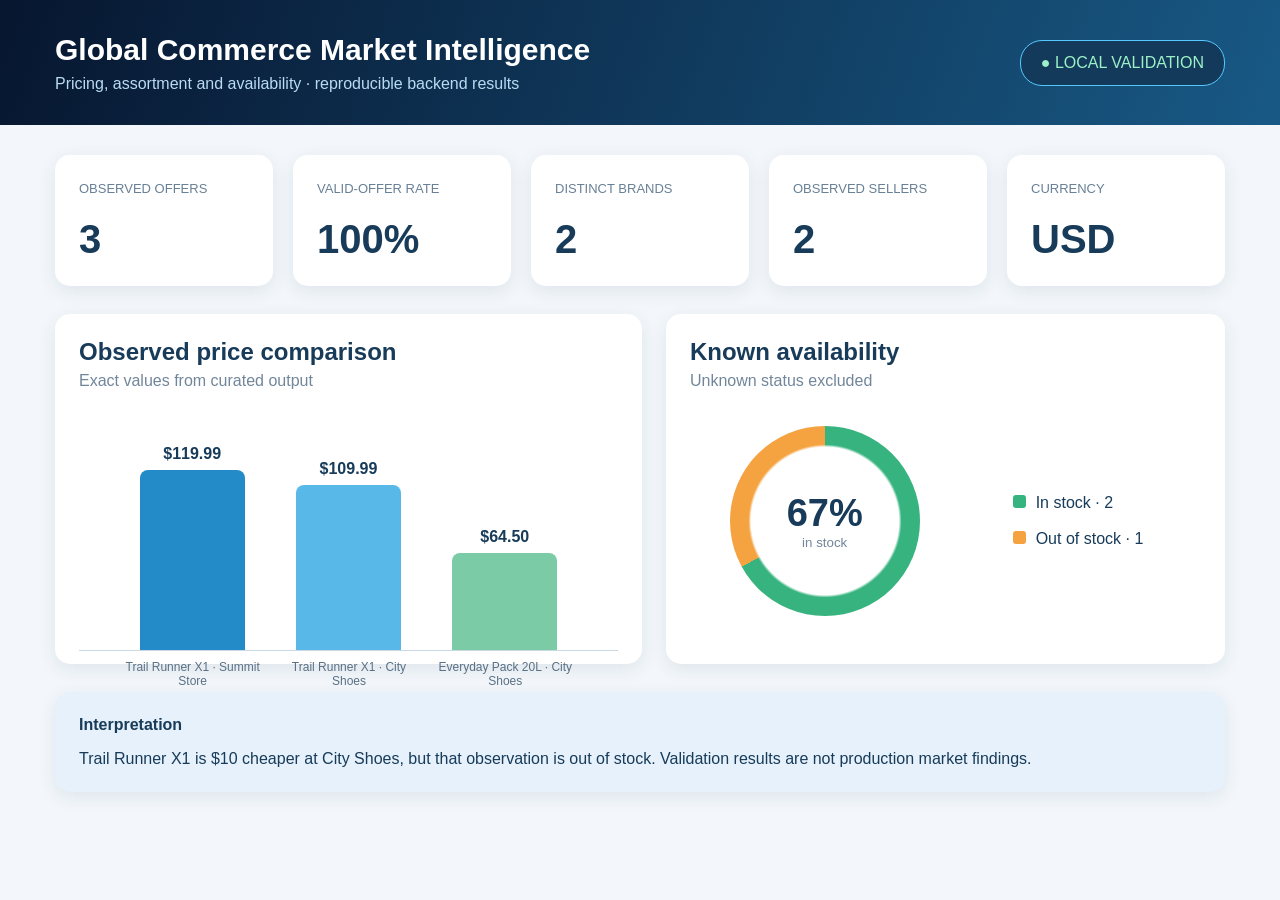
<file: dashboard/index.html>
<!doctype html><html lang="en"><head><meta charset="utf-8"><meta name="viewport" content="width=device-width,initial-scale=1"><title>Global Commerce Market Intelligence</title><link rel="stylesheet" href="styles.css"></head><body><header><div><h1>Global Commerce Market Intelligence</h1><p>Pricing, assortment and availability · reproducible backend results</p></div><span class="env">● LOCAL VALIDATION</span></header><main><section id="cards" class="cards"></section><section class="grid"><article><h2>Observed price comparison</h2><p>Exact values from curated output</p><div id="bars" class="bars"></div></article><article><h2>Known availability</h2><p>Unknown status excluded</p><div class="availability"><div id="ring" class="ring"><strong id="rate"></strong><small>in stock</small></div><div id="legend"></div></div></article></section><section class="note"><strong>Interpretation</strong><p id="interpretation"></p></section></main><script src="data.js"></script><script src="app.js"></script></body></html>
</file>
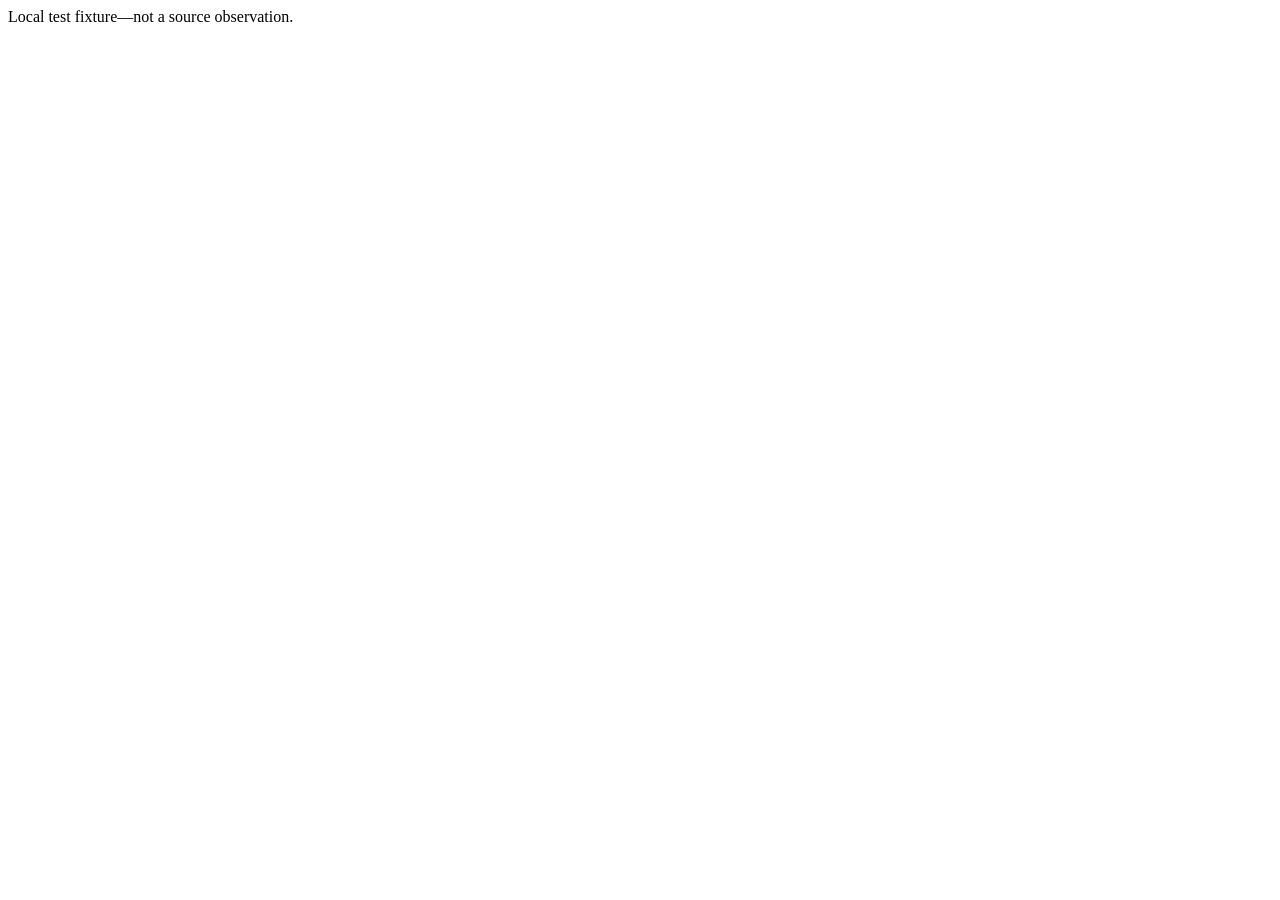
<file: tests/fixtures/pages/store_a.html>
<!doctype html><html><head><script type="application/ld+json">
{"@context":"https://schema.org","@type":"Product","name":"Trail Runner X1","brand":{"@type":"Brand","name":"Northstar"},"sku":"NS-X1","gtin13":"0000000000001","offers":{"@type":"Offer","price":"119.99","priceCurrency":"USD","availability":"https://schema.org/InStock","seller":{"@type":"Organization","name":"Summit Store"}}}
</script></head><body>Local test fixture—not a source observation.</body></html>
</file>
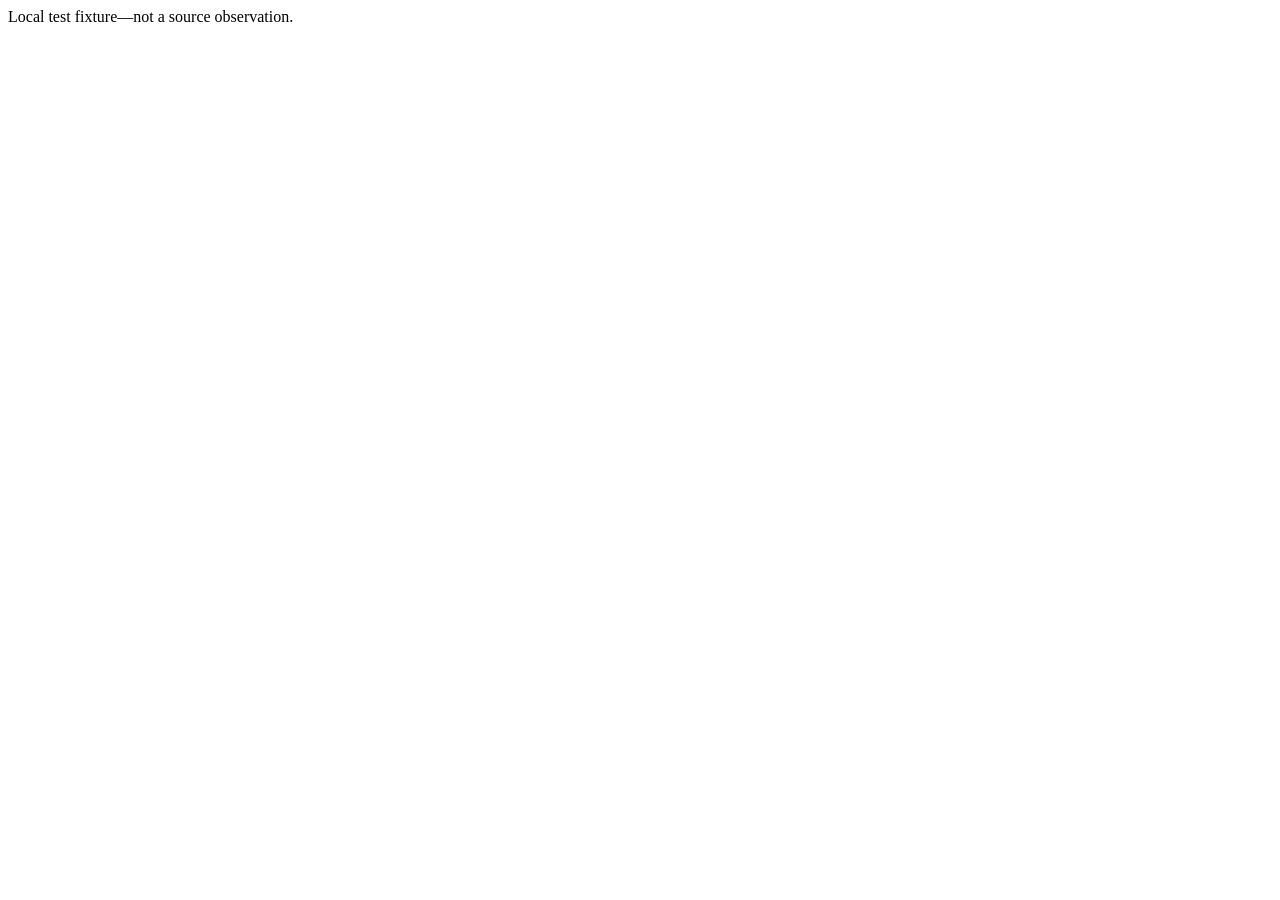
<file: tests/fixtures/pages/store_b.html>
<!doctype html><html><head><script type="application/ld+json">
{"@context":"https://schema.org","@graph":[{"@type":"Product","name":"Trail Runner X1","brand":"Northstar","sku":"NS-X1","gtin13":"0000000000001","offers":{"@type":"Offer","price":"109.99","priceCurrency":"USD","availability":"https://schema.org/OutOfStock","seller":"City Shoes"}},{"@type":"Product","name":"Everyday Pack 20L","brand":"Waypoint","sku":"WP-20","offers":{"@type":"Offer","price":"64.50","priceCurrency":"USD","availability":"https://schema.org/InStock","seller":"City Shoes"}}]}
</script></head><body>Local test fixture—not a source observation.</body></html>
</file>
<file: dashboard/styles.css>
:root{font-family:Inter,Arial,sans-serif;color:#173b59;background:#f3f7fb}*{box-sizing:border-box}body{margin:0}header{height:125px;padding:32px 55px;background:linear-gradient(110deg,#07162f,#185985);color:white;display:flex;justify-content:space-between;align-items:center}h1{margin:0 0 8px;font-size:30px}header p{margin:0;color:#b9dcf4}.env{border:1px solid #55c9ff;background:#143a5b;border-radius:22px;padding:13px 20px;color:#9cf1c8}main{padding:30px 55px}.cards{display:grid;grid-template-columns:repeat(5,1fr);gap:20px}.card,article,.note{background:white;border-radius:15px;padding:24px;box-shadow:0 5px 18px #16324f18}.card label{color:#688096;font-size:13px}.card strong{display:block;font-size:40px;margin-top:20px}.grid{display:grid;grid-template-columns:1.05fr 1fr;gap:24px;margin-top:28px}article{height:350px}article h2{margin:0 0 6px}article>p{color:#71869a;margin-top:0}.bars{height:245px;display:flex;align-items:end;justify-content:space-around;border-bottom:1px solid #cad8e3;padding:25px 35px 0}.bar{width:105px;border-radius:8px 8px 0 0;background:#238bc7;position:relative}.bar:nth-child(2){background:#58b8e8}.bar:nth-child(3){background:#7bcba7}.bar b{position:absolute;top:-25px;width:100%;text-align:center}.bar span{position:absolute;bottom:-38px;width:150px;left:-22px;text-align:center;font-size:12px;color:#597084}.availability{display:flex;align-items:center;justify-content:center;gap:75px;height:230px}.ring{width:190px;height:190px;border-radius:50%;display:flex;flex-direction:column;align-items:center;justify-content:center}.ring strong{font-size:38px}.ring small{color:#71869a}.legend-row{margin:18px}.dot{display:inline-block;width:13px;height:13px;border-radius:3px;margin-right:10px}.note{margin-top:28px;background:#e6f1fb}.note p{margin-bottom:0}@media(max-width:900px){.cards{grid-template-columns:1fr 1fr}.grid{grid-template-columns:1fr}header{height:auto}.env{display:none}}
</file>
